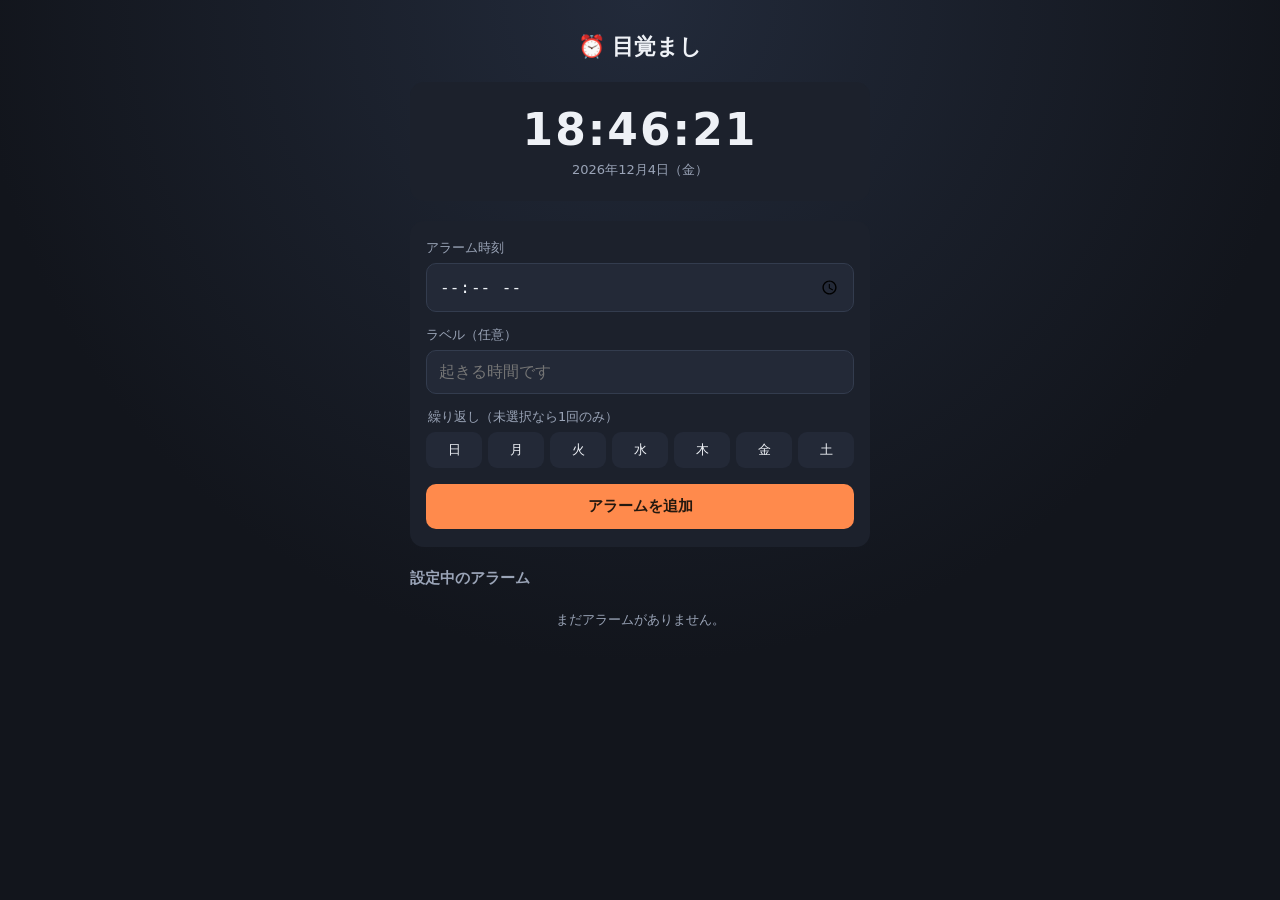
<file: alarm/index.html>
<!DOCTYPE html>
<html lang="ja">
<head>
<meta charset="UTF-8">
<meta name="viewport" content="width=device-width, initial-scale=1">
<title>目覚ましアプリ</title>
<link rel="stylesheet" href="style.css">
</head>
<body>
  <main class="app">
    <h1 class="title">⏰ 目覚まし</h1>

    <section class="clock">
      <div id="now" class="now">--:--:--</div>
      <div id="today" class="today"></div>
    </section>

    <section class="form">
      <label class="label" for="time">アラーム時刻</label>
      <input type="time" id="time" class="time-input" required>

      <label class="label" for="labelInput">ラベル（任意）</label>
      <input type="text" id="labelInput" class="text-input" placeholder="起きる時間です" maxlength="30">

      <fieldset class="days">
        <legend class="label">繰り返し（未選択なら1回のみ）</legend>
        <div class="day-list" id="dayList"></div>
      </fieldset>

      <button id="addBtn" class="btn primary" type="button">アラームを追加</button>
    </section>

    <section class="list-section">
      <h2 class="subtitle">設定中のアラーム</h2>
      <ul id="alarmList" class="alarm-list"></ul>
      <p id="empty" class="empty">まだアラームがありません。</p>
    </section>
  </main>

  <div id="ringing" class="overlay hidden">
    <div class="ring-box">
      <div class="ring-icon">🔔</div>
      <div id="ringTime" class="ring-time"></div>
      <div id="ringLabel" class="ring-label"></div>
      <div class="ring-actions">
        <button id="snoozeBtn" class="btn" type="button">スヌーズ（5分）</button>
        <button id="stopBtn" class="btn primary" type="button">停止</button>
      </div>
    </div>
  </div>

  <script src="script.js"></script>
</body>
</html>
</file>
<file: alarm/style.css>
:root {
  --bg: #12151c;
  --panel: #1c212c;
  --panel-2: #232937;
  --text: #eef1f6;
  --muted: #9aa4b7;
  --accent: #ff8a4c;
  --accent-2: #4cc9f0;
  --danger: #ff5c5c;
  --radius: 14px;
}

* { box-sizing: border-box; }

body {
  margin: 0;
  min-height: 100vh;
  background: radial-gradient(circle at 50% 0%, #222a3a 0%, var(--bg) 60%);
  color: var(--text);
  font-family: "Hiragino Sans", "Yu Gothic", system-ui, sans-serif;
  display: flex;
  justify-content: center;
  padding: 24px 16px 48px;
}

.app { width: 100%; max-width: 460px; }

.title { text-align: center; font-size: 22px; margin: 8px 0 20px; }
.subtitle { font-size: 15px; color: var(--muted); margin: 0 0 10px; }

.clock {
  background: var(--panel);
  border-radius: var(--radius);
  padding: 22px 16px;
  text-align: center;
  margin-bottom: 20px;
}
.now { font-size: 44px; font-weight: 700; letter-spacing: 2px; font-variant-numeric: tabular-nums; }
.today { color: var(--muted); margin-top: 6px; font-size: 13px; }

.form {
  background: var(--panel);
  border-radius: var(--radius);
  padding: 18px 16px;
  margin-bottom: 22px;
}
.label { display: block; font-size: 13px; color: var(--muted); margin: 0 0 6px; }

.time-input, .text-input {
  width: 100%;
  padding: 12px;
  margin-bottom: 14px;
  background: var(--panel-2);
  border: 1px solid #333c4e;
  border-radius: 10px;
  color: var(--text);
  font-size: 16px;
}
.time-input:focus, .text-input:focus { outline: 2px solid var(--accent-2); }

.days { border: 0; padding: 0; margin: 0 0 16px; }
.day-list { display: flex; gap: 6px; }
.day-list input { position: absolute; opacity: 0; pointer-events: none; }
.day-list label {
  flex: 1;
  text-align: center;
  padding: 9px 0;
  border-radius: 9px;
  background: var(--panel-2);
  font-size: 13px;
  cursor: pointer;
  user-select: none;
}
.day-list input:checked + label { background: var(--accent); color: #23180f; font-weight: 700; }
.day-list input:focus-visible + label { outline: 2px solid var(--accent-2); }

.btn {
  width: 100%;
  padding: 13px;
  border: 0;
  border-radius: 10px;
  background: var(--panel-2);
  color: var(--text);
  font-size: 15px;
  cursor: pointer;
}
.btn.primary { background: var(--accent); color: #23180f; font-weight: 700; }
.btn:hover { filter: brightness(1.1); }

.alarm-list { list-style: none; margin: 0; padding: 0; display: grid; gap: 10px; }
.alarm-item {
  background: var(--panel);
  border-radius: var(--radius);
  padding: 14px 14px;
  display: flex;
  align-items: center;
  gap: 12px;
}
.alarm-item.off { opacity: .45; }
.alarm-main { flex: 1; min-width: 0; }
.alarm-time { font-size: 26px; font-weight: 700; font-variant-numeric: tabular-nums; }
.alarm-meta { font-size: 12px; color: var(--muted); margin-top: 3px; overflow-wrap: anywhere; }

.switch { position: relative; width: 46px; height: 26px; flex: none; }
.switch input { position: absolute; opacity: 0; width: 100%; height: 100%; margin: 0; cursor: pointer; }
.slider {
  position: absolute; inset: 0;
  background: #3a4358; border-radius: 999px; transition: background .2s;
  pointer-events: none;
}
.slider::after {
  content: ""; position: absolute; top: 3px; left: 3px;
  width: 20px; height: 20px; border-radius: 50%; background: #fff; transition: transform .2s;
}
.switch input:checked + .slider { background: var(--accent-2); }
.switch input:checked + .slider::after { transform: translateX(20px); }

.delete {
  border: 0; background: transparent; color: var(--danger);
  font-size: 18px; cursor: pointer; padding: 4px 6px;
}

.empty { color: var(--muted); font-size: 13px; text-align: center; }

.overlay {
  position: fixed; inset: 0;
  background: rgba(10, 12, 18, .92);
  display: flex; align-items: center; justify-content: center;
  padding: 20px; z-index: 10;
}
.overlay.hidden { display: none; }
.ring-box { text-align: center; max-width: 340px; width: 100%; }
.ring-icon { font-size: 64px; animation: shake .8s infinite; }
.ring-time { font-size: 46px; font-weight: 700; margin-top: 8px; font-variant-numeric: tabular-nums; }
.ring-label { color: var(--muted); margin: 6px 0 24px; overflow-wrap: anywhere; }
.ring-actions { display: grid; gap: 10px; }

@keyframes shake {
  0%, 100% { transform: rotate(-12deg); }
  50% { transform: rotate(12deg); }
}
@media (prefers-reduced-motion: reduce) {
  .ring-icon { animation: none; }
}
</file>
